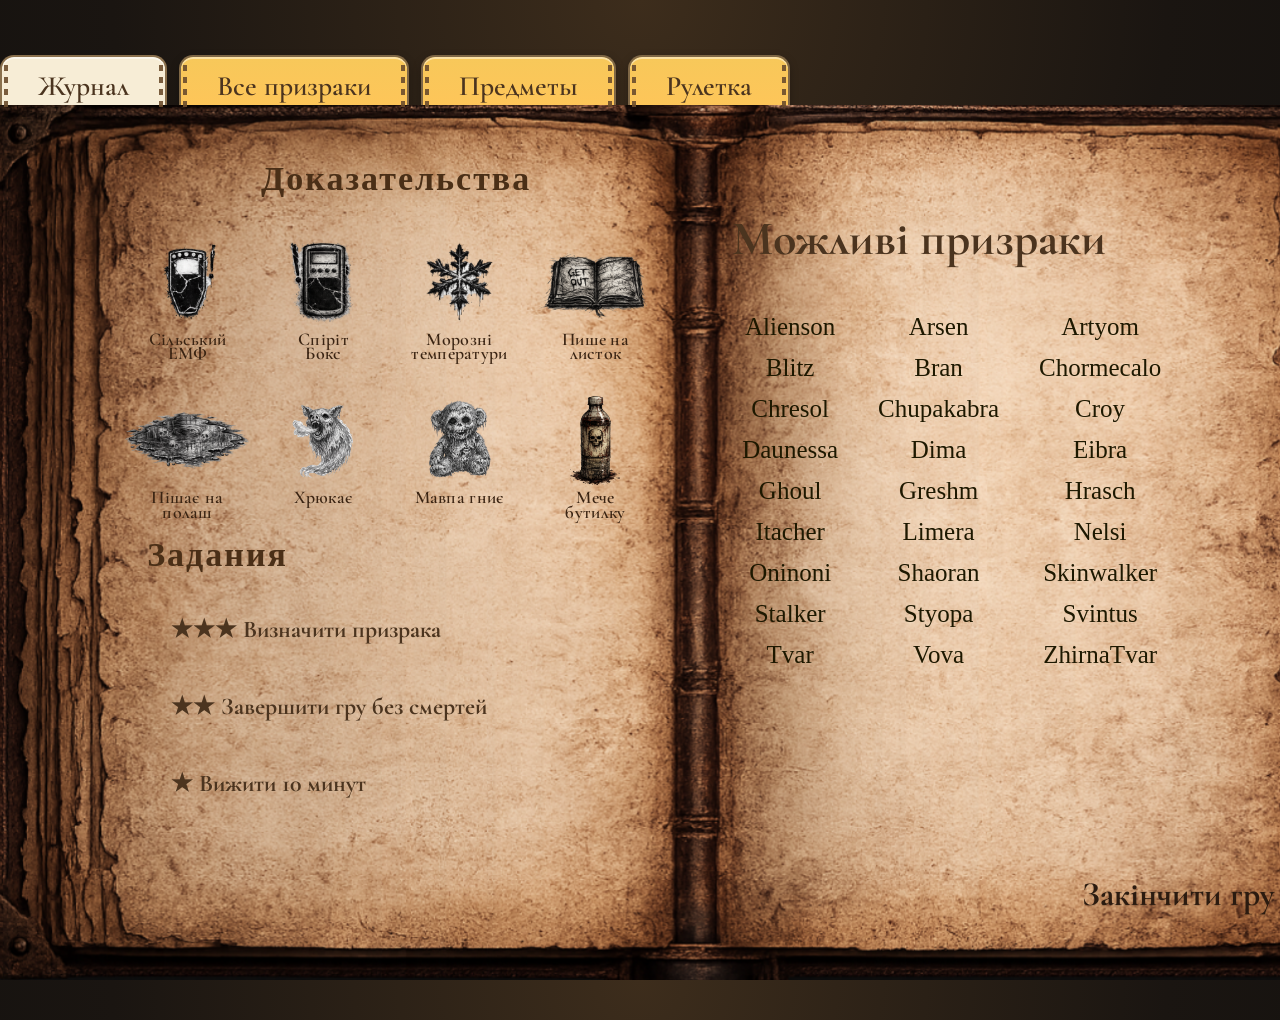
<file: index.html>
<!DOCTYPE html>
<html lang="ru">

<head>

    <meta charset="UTF-8">
    <meta name="viewport" content="width=device-width, initial-scale=1.0">

    <title>Журнал TSZ фазмофобії</title>

    <link href="https://fonts.googleapis.com/css2?family=Cormorant+Garamond:wght@400;600;700&display=swap" rel="stylesheet">

    <link rel="stylesheet" href="style.css">

</head>

<body>

<div class="top-bar">

    <div class="tabs">

        <button class="tab active">
            Журнал
        </button>

        <button class="tab"
                onclick="location.href='ghosts.html'">
            Все призраки
        </button>
        <button class="tab"
        onclick="location.href='items.html'">
        Предметы
        </button>
        <button class="tab"
onclick="location.href='roulette.html'">
    Рулетка
</button>

    </div>

</div>

<div class="container">

    <div class="left">

<h2 class="evidence-title">Доказательства</h2>

<div class="evidence-grid">

<label class="evidence" data-id="emf" data-state="0">
    
    <img src="images/emf.png" alt="EMF">
    <span>Сільський ЕМФ</span>
</label>

<label class="evidence" data-id="spiritbox" data-state="0">
    
    <img src="images/spiritbox.png" alt="EMF">
    <span>Спіріт Бокс</span>
</label>

<label class="evidence" data-id="freezing" data-state="0">
    
    <img src="images/freezing.png" alt="EMF">
    <span>Морозні температури</span>
</label>
<label class="evidence" data-id="Inscription" data-state="0">
    
    <img src="images/inscription.png" alt="EMF">
    <span>Пише на листок</span>
</label>



<label class="evidence" data-id="Peeing" data-state="0">
    
    <img src="images/peeing.png" alt="EMF">
    <span>Пішає на полаш</span>
</label>

<label class="evidence" data-id="Pigging" data-state="0">
    
    <img src="images/pigging.png" alt="EMF">
    <span>Хрюкає</span>
</label>


<label class="evidence" data-id="MonkeyRot" data-state="0">
    
    <img src="images/monkeyrot.png" alt="EMF">
    <span>Мавпа гниє</span>
</label>

<label class="evidence" data-id="ThrowingBottle" data-state="0">
    
    <img src="images/throwingbottle.png" alt="EMF">
    <span>Мече бутилку</span>
</label>

<h2>Задания</h2>

<div id="objectives">

    <div class="objective" id="obj1"></div>
    <div class="objective" id="obj2"></div>
    <div class="objective" id="obj3"></div>

</div>


</div>






 </div>

    <div class="right">

        <h2>Можливі призраки</h2>

        <ul id="PossibleGhosts"></ul>
        <div id="leaveResult"></div>

<div id="leaveBtn" class="leave-link">
    Закінчити гру
</div>
<div id="leaveConfirm" class="leave-confirm hidden">

    <div class="confirm-title">
        Точно?
    </div>

    <div class="confirm-buttons">

        <span id="confirmYes">Йо</span>

        <span id="confirmNo">Ні</span>

    </div>

</div>

    </div>

</div>

<script src="script.js"></script>
<script src="objectives.js"></script>
</body>
</html>
</file>
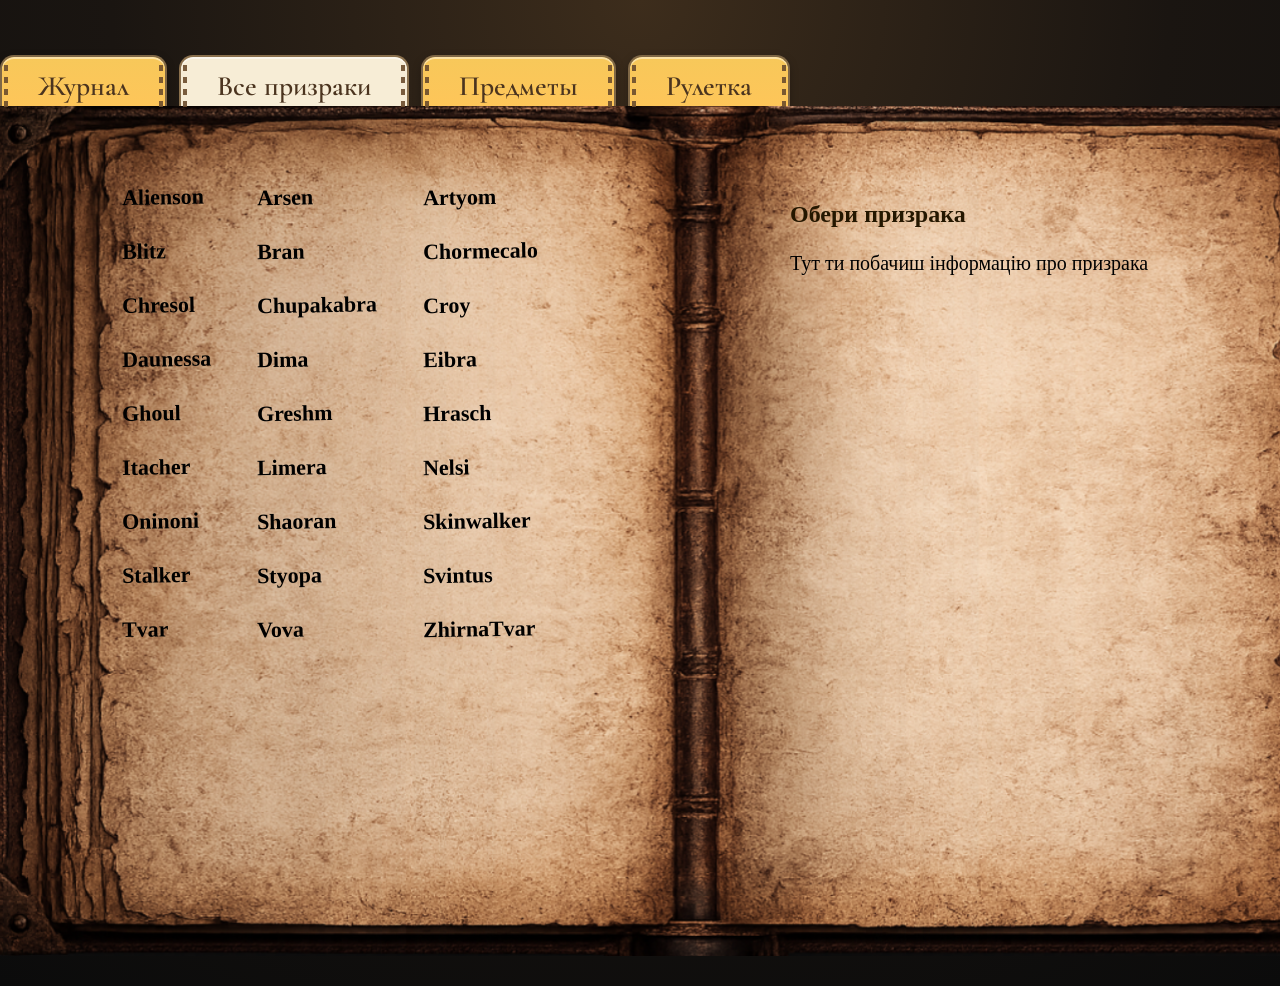
<file: ghosts.html>
<html lang="ru">

<head>

    <meta charset="UTF-8">

    <meta name="viewport" content="width=device-width, initial-scale=1.0">

    <title>Все призраки</title>

    <link href="https://fonts.googleapis.com/css2?family=Cormorant+Garamond:wght@400;600;700&display=swap" rel="stylesheet">

    <link rel="stylesheet" href="style.css">

</head>

<body>

<div class="top-bar">

    <div class="tabs">

        <button class="tab"
                onclick="location.href='index.html'">
            Журнал
        </button>

        <button class="tab active">
            Все призраки
        </button>
        <button class="tab"
        onclick="location.href='items.html'">
        Предметы
    </button>
    <button class="tab"
onclick="location.href='roulette.html'">
    Рулетка
</button>

    </div>

</div>

<div class="ghost-page">

    <h1>.</h1>

    <div class="ghost-container">

        <div id="ghostList" class="ghost-list"></div>

        <div id="info" class="ghost-info">

            <h2>Обери призрака</h2>

            <p>Тут ти побачиш інформацію про призрака</p>

        </div>

    </div>
</div>
    <script src="ghosts.js"></script>
<script src="ghostList.js"></script>

</body>
</html>
</file>
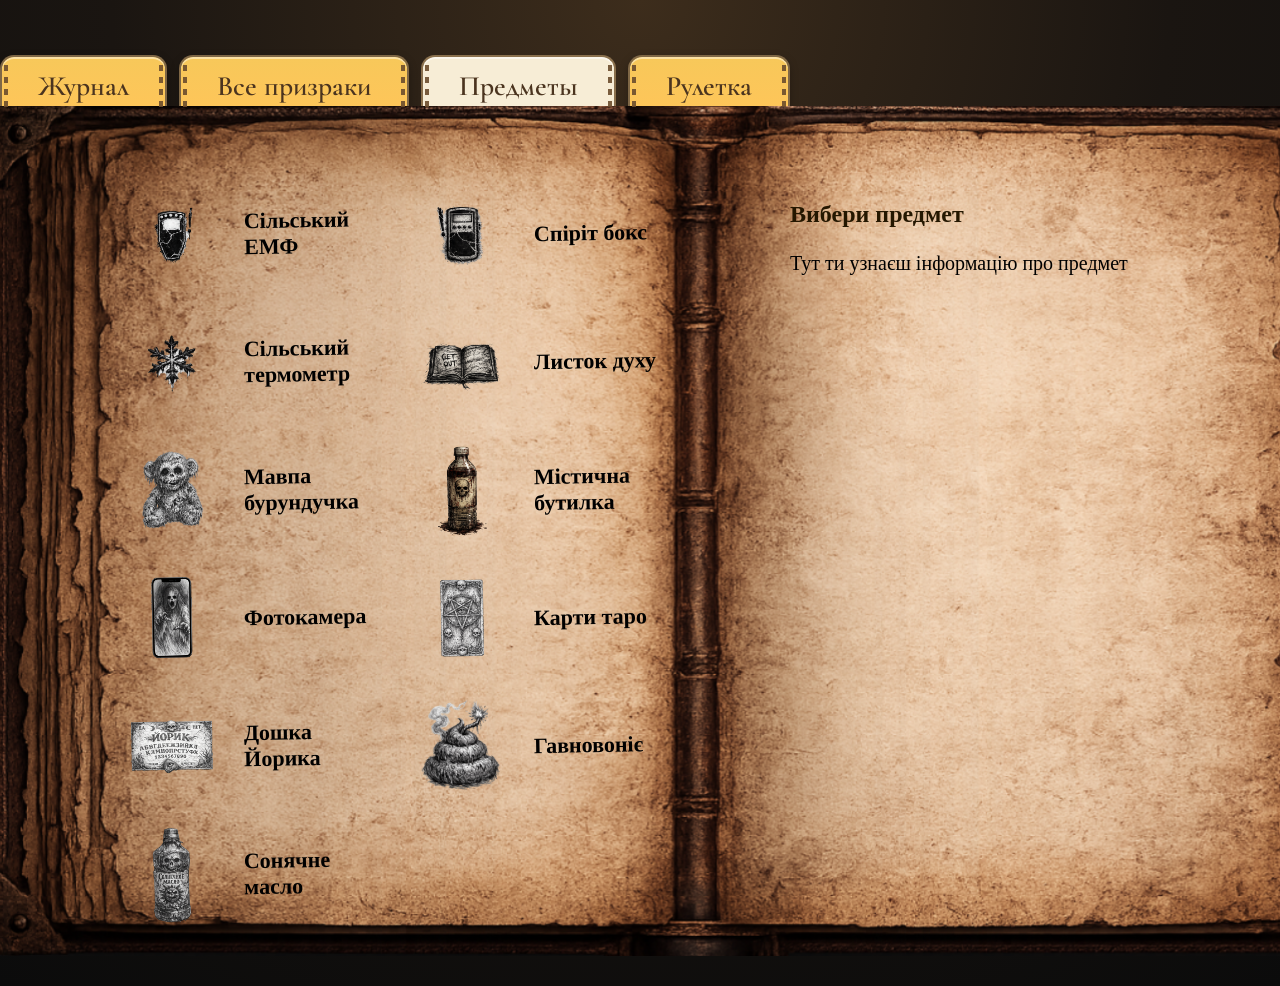
<file: items.html>
<!DOCTYPE html>
<html lang="ru">

<head>
    <meta charset="UTF-8">
    <title>Items</title>

    <link href="https://fonts.googleapis.com/css2?family=Cormorant+Garamond:wght@400;600;700&display=swap" rel="stylesheet">
    <link rel="stylesheet" href="style.css">
</head>

<body>

<div class="top-bar">

    <div class="tabs">

        <button class="tab"
            onclick="location.href='index.html'">
            Журнал
        </button>

        <button class="tab"
            onclick="location.href='ghosts.html'">
            Все призраки
        </button>

        <button class="tab active">
            Предметы
        </button>
        <button class="tab"
onclick="location.href='roulette.html'">
    Рулетка
</button>

    </div>

</div>

<div class="ghost-page">

    <h1>.</h1>

    <div class="ghost-container">

        <div id="itemList" class="item-list"></div>

        <div id="info" class="ghost-info">

            <h2>Вибери предмет</h2>
            <p>Тут ти узнаєш інформацію про предмет</p>

        </div>

    </div>

</div>

<script src="items.js"></script>
<script src="itemList.js"></script>

</body>
</html>
</file>
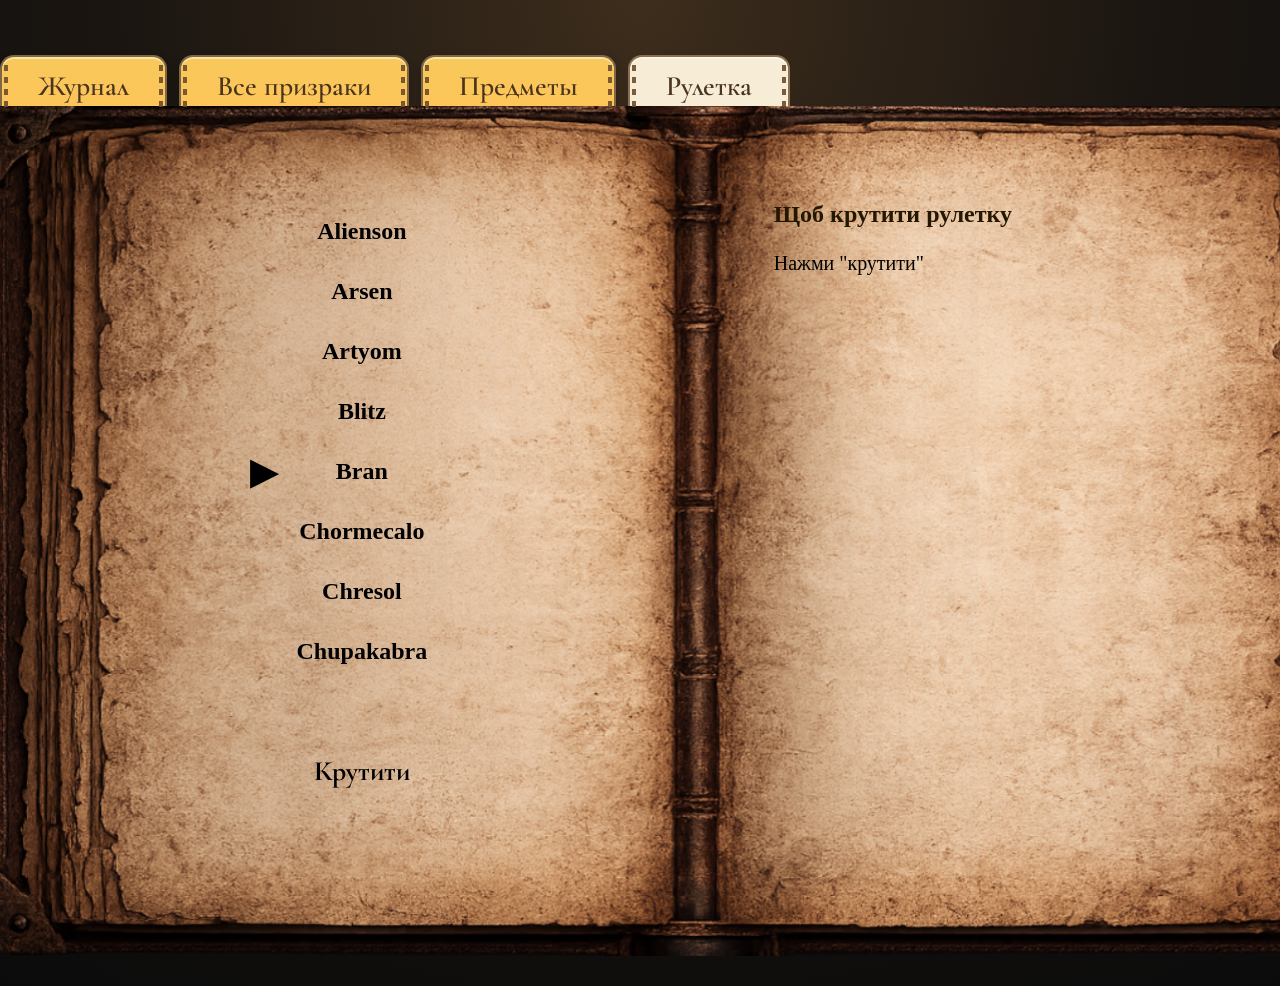
<file: roulette.html>
<!DOCTYPE html>
<html lang="ru">

<head>

<meta charset="UTF-8">

<title>Roulette</title>

<link href="https://fonts.googleapis.com/css2?family=Cormorant+Garamond:wght@400;600;700&display=swap" rel="stylesheet">

<link rel="stylesheet" href="style.css">

</head>

<body>

<div class="top-bar">

<div class="tabs">

<button class="tab"
onclick="location.href='index.html'">
Журнал
</button>

<button class="tab"
onclick="location.href='ghosts.html'">
Все призраки
</button>

<button class="tab"
onclick="location.href='items.html'">
Предметы
</button>

<button class="tab active">
Рулетка
</button>

</div>

</div>

<div class="ghost-page">

<h1>.</h1>

<div class="ghost-container roulette-page">

<div id="ghostList" class="ghost-list">

    <div class="roulette-arrow">▶</div>

    <div class="roulette-window">

        <div id="rouletteList"></div>

    </div>

    <button id="spinBtn" class="spin-button">
        Крутити
    </button>

</div>

<div id="info" class="ghost-info">

<h2>Щоб крутити рулетку</h2>

<p>Нажми "крутити"</p>

</div>

</div>

</div>

<script src="ghosts.js"></script>
<script src="roulette.js"></script>

</body>

</html>
</file>
<file: style.css>
body{
    margin:0;
    padding-top: 40px;
    background:
radial-gradient(circle at top, #3d2d1c 0%, #1a1511 45%, #0b0b0b 100%);
    color:white;
    font-family:Arial, sans-serif;
}

.container{
    width: 1400px;
    height: 850px;

    margin: 20px auto 0 auto;
    padding-top: 25px;
    display: flex;

    background: url("images/book.png") no-repeat center;
    background-size: 100% 100%;
    position: relative;

    gap: 20px;
}


.left{

    width: 47%;

    margin-left: 120px;
    padding-top: 30px;

}
.right{

    width:53%;

    height:100%;

    padding-top:40px;

    font-size:27px;

    position:relative;

    display:flex;

    flex-direction:column;

}
h1{
    color:#fdd758;
    text-align:center;
    margin-top:10px;
}

h2{
    color:#000000;
}

label{
    display:block;
    margin:15px 0;
    font-size:22px;
}

input{
    width:20px;
    height:20px;
}

li{
    list-style:none;
    background:#313131;
    border-left:5px solid #f3b43d;
    padding:10px;
    border-radius:6px;
    cursor:pointer;
    transition:0.2s;
    text-align:center;
    font-size:18px;
}

li:hover{
    background:#444;
    transform:scale(1.03);
}

input[type="checkbox"]{
    appearance:none;

    width:24px;
    height:24px;

    margin-right:14px;
    vertical-align:middle;

    border:2px solid #5c3c1c;
    border-radius:4px;

    background:rgba(110,80,40,.08);

    cursor:pointer;

    position:relative;

    transition:.2s;
}

input[type=checkbox]:checked{
    background:#ffcb6b;
}
#PossibleGhosts{
    display: grid;

    grid-template-columns: auto auto auto;

    column-gap: 20px;
    row-gap: 4px;

    justify-content: start;
}
.ghost-page{
    width:1400px;
    margin:30px auto;
}

.header,
.top-bar{
    width:1400px;
    margin:30px auto 15px auto;

    display:flex;
    justify-content:space-between;
    align-items:center;
}

.back-btn{
    background:#8b6933;
    color:white;
    border:none;
    padding:12px 20px;
    font-size:18px;
    border-radius:8px;
    cursor:pointer;
}

.back-btn:hover{
    background:#b48b46;
}

.ghost-grid{

    display:grid;

    grid-template-columns:repeat(4,1fr);

    gap:18px;

}

.ghost-card{

    background:transparent;

    border:none;

    color:#000000;

    font-size:22px;

    font-family:"Comic Sans MS", cursive;

    font-weight:bold;

    padding:8px 12px;

    cursor:pointer;

    transition:.2s;

    text-align:left;

    transform:rotate(-1deg);

}
.menu-button{

    font-family:"Cormorant Garamond", serif;
    font-size:26px;
    font-weight:700;

    color:#3a2413;

    padding:12px 28px;

    background:
        linear-gradient(rgba(255,255,255,.15), rgba(0,0,0,.05)),
        #d7c39a;

    border:2px solid #7b5a2d;

    border-radius:4px;

    cursor:pointer;

    box-shadow:
        inset 0 0 12px rgba(255,255,255,.25),
        2px 2px 6px rgba(0,0,0,.18);

    transition:.2s;

    transform:rotate(-1deg);
}

.menu-button:hover{
    background: linear-gradient(180deg, #b88b42, #856025);
    transform: translateY(-2px);
    box-shadow: 0 0 15px rgba(255,190,70,.5);
}

.menu-button:active{
    transform: scale(.98);
}


.header h1{
    margin:0;
    color:#f3b43d;
    font-size:42px;
}
.ghost-container,.container{
      width: 1400px;
    height: 850px;

    margin: auto;

    display: flex;

    background: url("images/book.png") no-repeat center;
    background-size: 100% 100%;
    position: relative;

    gap: 20px;
}
.ghost-list{
    background:transparent;
    border:none;
    box-shadow:none;
      width:420px;
    margin-left:60px;
    margin-top:70px;
    height:700px;
    padding-left: 50px;
    display: grid;
grid-template-columns: repeat(3, 1fr);
gap: 12px;
align-content: start;
}



.ghost-info{
    margin-top: 55px;
    margin-right: 100px;
    margin-left: 40px;
    
    font-family: "Comic Sans MS", cursive;
    color:#000000;


    width: 700px;      /* подгони под свою книгу */
    height: 720px;

    padding: 20px;

    overflow-y: auto;

    background: transparent;
    border: none;
    box-shadow: none;
    padding-left: 200px
}

.ghost-info h2{
    color:#241700;
}

.ghost-info h3{
    color:#2e1d00;
    margin-top:28px;
    margin-bottom:10px;
    font-size:22px;
    text-transform:uppercase;
    letter-spacing:1px;
}

.ghost-info p{
    font-size: 20px;
    line-height: 1.5;
}
.ghost-info h1{
    margin:0;
    color:#251800;
    font-size:40px;
    border-bottom:2px solid #8b6933;
    padding-bottom:12px;
}
.ghost-info ul{
    padding:0;
    margin-top:15px;
}

.ghost-info li{
    list-style:none;
    background:#373737;
    border-left:5px solid #f3b43d;
    border-radius:8px;
    margin-bottom:10px;
    padding:12px 15px;
    text-align:left;
}
.bottom-section{
    display:flex;
    gap:30px;
    margin-top:25px;
    align-items:flex-start;
}
.evidence-box{
    min-width:220px;
}

.evidence-box ul{
    padding:0;
    margin:0;
}

.evidence-box li{
    list-style:none;
    background:#373737;
    border-left:5px solid #1f1e00;
    border-radius:8px;
    margin-bottom:10px;
    padding:12px 15px;
    text-align:left;
}
.photo-box{
    display:flex;
    justify-content:center;
    align-items:center;
}
.ghost-details{
    display:flex;
    gap:30px;
    align-items:flex-start;
    margin-top:20px;
}
.photo-box img{
    max-width:350px;
    max-height:450px;

    width:auto;
    height:auto;

    border:2px solid #8b6933;
    border-radius:12px;

    box-shadow:0 0 12px rgba(0,0,0,.4);
}
.ghost-card:hover{

    transform:translateX(8px) rotate(1deg);

    color:#000;

}
.ghost-card.active{

    color:#8b0000;

    transform:translateX(12px);

}
.ghost-card::after{

    content:"";

    display:block;

    margin-top:4px;

    width:0;

    height:2px;

    background:#3b2412;

    transition:.25s;

}
.ghost-card:hover::after{

    width:85%;

}
.ghost-card.active::after{

    width:100%;

}


#PossibleGhosts{
    list-style:none;
    padding:0;
    margin:0;
}

#PossibleGhosts li{

    background:transparent;

    border:none;

    color:#291000;

    font-size:20px;

    font-family:Georgia, serif;

    margin:8px 0;

    transition:.1s;

}

.ghost-disabled{

    color:#8b8b8b;

    text-decoration:line-through;

    opacity:.45;

    transition:.25s;
}
#PossibleGhosts li{

    font-family:"Comic Sans MS", cursive;

    font-size:25px;

    font-weight:100;

    color:#1d1800;

    letter-spacing:.01px;

    line-height:1.1px;
}
.ghost-photo{
    width: 260px;   /* или нужный размер */
    height: auto;
    display: block;
}
.evidence-list{
    display: flex;
    flex-direction: column;
    gap: 10px;
    margin-top: 12px;
    width: fit-content;
    
}

.evidence-item{
    display: inline-block;

    padding: 8px 16px;

    font-family: "Comic Sans MS", cursive;
    font-size: 22px;
    font-weight: 600;

    color: #3b2412;

    background: rgba(170, 140, 95, .18);

    border-left: 3px solid rgba(90,60,30,.65);

    border-radius: 4px;
    

    box-shadow:
        inset 0 0 8px rgba(255,255,255,.08),
        0 1px 2px rgba(0,0,0,.15);
}
.left label{

    font-family:"Comic Sans MS", cursive;

    font-size:30px;

    font-weight:600;

    color:#3a2515;

    letter-spacing:.3px;

    display:flex;

    align-items:center;

    margin:14px 0;
}
.left h2{

    font-family:"Comic Sans MS", cursive;

    font-size:42px;

    font-weight:700;

    margin-top: 0;
    margin-bottom: 8px;

    color:#4a2f17;

    letter-spacing:2px;
}
.evidence img{
    width: 135px;
    height: 100px;

    object-fit: contain;   /* не обрезает изображение */

    display: block;
}
.evidence input{

    display:none;
}
.evidence img:hover{

    transform:scale(1.08);
}

.evidence span{
    display:block;

    margin-top:8px;

    font-family:"Cormorant Garamond", serif;
    font-size:18px;
    font-weight:600;

    color:#3a2413;

    line-height: 0.8;
    margin-top: -0.5px;
    margin-bottom: 0.5px;
    text-align:center;
}
.evidence-grid{
    display:grid;

    grid-template-columns:repeat(4, 135px);

    column-gap: 1px;
    row-gap: 2px;

    justify-items:center;

    margin-top:20px;
}
.evidence{

    position:relative;

    display:inline-flex;

    flex-direction:column;

    align-items:center;

    width:90px;

}


.evidence.excluded{

    position:relative;

}

.evidence.excluded::after{

    content:"✕";

    position:absolute;

    top:0;

    left:50%;

    transform:translateX(-50%) rotate(-10deg);

    font-size:58px;

    color:rgba(120,20,20,.55);

    pointer-events:none;

}
.evidence input{

    display:none;

}
.evidence.selected::after{

    content:"";

    position:absolute;

    width:96px;
    height:98px;

    left:50%;
    top:-4px;

    transform:
        translateX(-50%)
        rotate(-7deg);

    border:7px solid rgba(68,45,18,.28);

    border-radius:
        57% 46%
        53% 49%
        / 45% 55%
        48% 52%;

    pointer-events:none;

    filter:blur(.4px);

}
.book{

    display:flex;

    justify-content:center;

}

.page{

    width:700px;

    min-height:600px;

}

#objectiveList{

    list-style:none;

    padding:0;

}

#objectiveList li{

    font-size:28px;

    margin:25px 0;

}







.tab.active.journal{
background:#f3ead3;

    font-weight:bold;

    position:relative;

    top:-4px;

    z-index:10;
}

.top-bar{

    width:1400px;

    margin:15px auto 0 auto;

}


.ghost-page{

    margin-top:-67px;

}
.tabs{

    display:flex;

    justify-content:center;

    gap:12px;

    margin-bottom:-10px;

}

.tab{

    position: relative;

    overflow: visible;

    font-family:'Cormorant Garamond', serif;

    font-size:28px;

    font-weight:600;

    color:#4b341f;

    background:linear-gradient(#f7c85a,#ffc559);

    border:2px solid #7f6746;

    border-bottom:none;

    border-radius:14px 14px 0 0;

    padding:12px 36px;

    cursor:pointer;

    transition:.2s;

    box-shadow:
        inset 0 2px rgba(255,255,255,.45),
        inset 0 -2px rgba(0,0,0,.08),
        0 3px 8px rgba(0,0,0,.25);

}
.tab:hover{

    background:linear-gradient(#ffcf60,#ffb940);

    transform:translateY(-2px);

}

.tab.active{

    background:#f7edd6;

    border-color:#8a704d;

    box-shadow:
        inset 0 2px rgba(255,255,255,.55);

}

.tab::before,
.tab::after{

    content:"";

    position:absolute;

    top:8px;
    bottom:8px;

    width:4px;

    background:
    repeating-linear-gradient(
        to bottom,
        #6b4c2c 0 6px,
        transparent 6px 12px
    );

    opacity:.9;

    pointer-events:none;

    z-index:10;

}
.tab::before{

    left:2px;

}

.tab::after{

    right:2px;

}
#objectives{

    display:flex;

    flex-direction:column;

    gap:40px;

    width:300%;

    margin-top:75px;
    margin-left: 100px;

    font-family:'Cormorant Garamond', serif;

    font-weight:700;

    font-size:120px;

}

.objective{

    width:100%;

    box-sizing:border-box;

    padding:4px 0;

    color:#4b341f;

    font-family:'Cormorant Garamond', serif;

    font-size:24px;

    background:none;

    border:none;

    box-shadow:none;
    display:block;

    width:100%;
}
.left h2:last-of-type{

    margin-top:0px;

    margin-left:60px;

    text-align:center;

    font-size:34px;

}
.evidence-title{

    position: relative;

    left: -50px;

}
.right h2{

    font-family:'Cormorant Garamond', serif;

    color:#4b341f;

    font-size:48px;

}






.item-icon{

     width:100px;
    height:100px;

    object-fit:contain;

    margin-right:12px;

    flex-shrink:0;

}

.ghost-card{

    display:flex;

    align-items:center;

    gap:10px;

    width:100%;

}

.item-image-box{

    display:flex;

    justify-content:center;

    align-items:center;

    width:100%;
    

}

.item-photo{

    max-width:280px;

    max-height:280px;

    object-fit:contain;
    

}
.item-description{

    max-width:480px;

    margin:20px auto 0;

    text-align:center;

    font-family:"Libre Baskerville", serif;

    font-size:120px;

    line-height:1.5;

    color:#4b341f;

}
.item-list{

    background:transparent;
    border:none;
    box-shadow:none;

    width:420px;

    margin-left:60px;
    margin-top:70px;

    height:700px;

    padding-left:50px;

    display:grid;

    grid-template-columns:repeat(2,1fr);

    gap:12px;

    align-content:start;

}

.roulette-page .roulette-window{

    width:260px;

    height:500px;

    margin:0 auto;

    overflow:hidden;

    background: transparent;

border: none;

box-shadow: none;

    border-radius:12px;

    position:relative;


}

.roulette-page #rouletteList{

    transition:transform 6s cubic-bezier(.12,.83,.19,1);

}

.roulette-page .roulette-item{

    height:60px;

    display:flex;

    justify-content:center;

    align-items:center;

    font-family:"Comic Sans MS", cursive;

    font-size:24px;

    font-weight:bold;

    color:#000;

}

.roulette-page .roulette-arrow{

    position:absolute;

    left:10px;

    top:50%;
transform:translateY(-50%);

    color:#000000;

    font-size:38px;

    z-index:5;
    padding-bottom: 120px;
    padding-left: 240px;

}

.roulette-page .spin-button{

    width:180px;

    height:55px;

    display:block;

    margin:30px auto 0 auto;

    font-size:28px;

    font-family:"Cormorant Garamond", serif;

    font-weight:bold;

    cursor:pointer;

    background: transparent;

border: none;

box-shadow: none;

    border-radius:10px;

}
.roulette-page #ghostList{

    display:flex;

    flex-direction:column;

    align-items:center;

    justify-content:flex-start;

    padding-top:25px;
    padding-left: 150px;
    
}
.roulette-page .spin-button:hover{

    background: transparent;

    transform: scale(1.03);

}
.roulette-page .spin-button:active{

    background: transparent;

}
.ghost-selected{

    background: rgba(212, 176, 77, 0.3) !important;

    color:#000 !important;

    border-radius:8px;

}

.ghost-crossed{

    text-decoration:line-through;

    opacity:1;

}


.leave-button:hover{

    transform:scale(1.05);

}

#leaveResult{

    position:absolute;

    left:50%;

    bottom:120px;

    transform:translateX(-50%);

    width:80%;

    text-align:center;

}
.leave-info{

    text-align:center;

    font-family:"Cormorant Garamond", serif;

}

.leave-label{

    font-size:20px;

    color:#5d4631;

    margin-top:10px;

    letter-spacing:1px;

    text-transform:uppercase;

}

.leave-value{

    font-size:34px;

    font-weight:bold;

    margin:8px 0 15px 0;

}

.leave-info hr{

    width:70%;

    border:none;

    border-top:2px solid rgba(80,60,40,.35);

    margin:15px auto;

}
.result-box{

    position:absolute;

    top:40px;

    left:50%;

    transform:translateX(-50%);

    width:78%;

    text-align:center;

    font-family:"Cormorant Garamond", serif;

}

.result-title{

    font-size:52px;

    font-weight:bold;

    margin-bottom:90px;

    color:#3b2a18;

}

.result-status{

    font-size:56px;

    margin-bottom:45px;

}

.result-status.success{

    color:#2d7a2d;

}

.result-status.fail{

    color:#8b1b1b;

}

.result-label{

    font-size:24px;

    letter-spacing:3px;

    text-transform:uppercase;

    color:#6d5138;

    margin-top:15px;

}

.result-value{

    font-family:"Cormorant Garamond", serif;

    font-size:38px;

    font-weight:700;

    color:#2b1b10;


    margin:10px 0 25px 0;

    

    
}

.result-box hr{

    width:80%;

    margin:25px auto;

    border:none;

    border-top:2px solid rgba(80,60,40,.35);

}
.result-page{
    width:100%;
    height:100%;

    display:flex;
    flex-direction:column;

    align-items:center;

    justify-content:flex-start;
}
.result-page hr{

    width:70%;

    margin:20px 0;

}



.result-status,
.result-label,
.result-value{

    width:100%;
    text-align:center;

}
.result-content{

    width:100%;

    display:flex;
    flex-direction:column;

    align-items:center;

}
.result-title{
    margin-top:0px;
    margin-right: 100px;
}

.result-status{
    margin-top:-90px;
    margin-right: 100px;
}

.result-label{
    margin-top:0px;
    margin-right: 100px;
}

.result-value{
    margin-top:0px;
    margin-right: 100px;
}

.result-page hr{
    width: 70%;
    margin-bottom:10px;
    margin-left: -90px;
}
#leaveBtn{
    background: transparent;
    border: none;
    outline: none;

    font-family: "Cormorant Garamond", serif;
    font-size: 34px;
    font-weight: bold;

    color: #2b1b10;

    cursor: pointer;

    transition: .2s ease;

    text-shadow: 0 1px 1px rgba(0,0,0,.15);
    margin-top: 200px;
    margin-left: 350px;
}

#leaveBtn:hover{
    transform: translateX(-3px);
    color: #000;
}
.leave-confirm{

    position:absolute;

    right:150px;
    bottom:150px;

    text-align:center;

    font-family:"Cormorant Garamond", serif;

    color:#2b1b10;

}

.hidden{

    display:none;

}

.confirm-title{

    font-size:28px;

    margin-bottom:12px;

}

.confirm-buttons{

    display:flex;

    gap:30px;

    justify-content:center;

    font-size:30px;

}

.confirm-buttons span{

    cursor:pointer;

    transition:.2s;

}

.confirm-buttons span:hover{

    transform:scale(1.08);

}
.journal-warning{

    margin-top:25px;

    width:320px;

    padding:18px;

    text-align:center;

    border:2px solid rgba(70,50,35,.35);

    background:rgba(255,240,190,.0);

    border-radius:8px;

    font-family:"Cormorant Garamond", serif;

}


.warning-text{

    font-size:24px;

    color:#2d1b0d;

}
</file>
